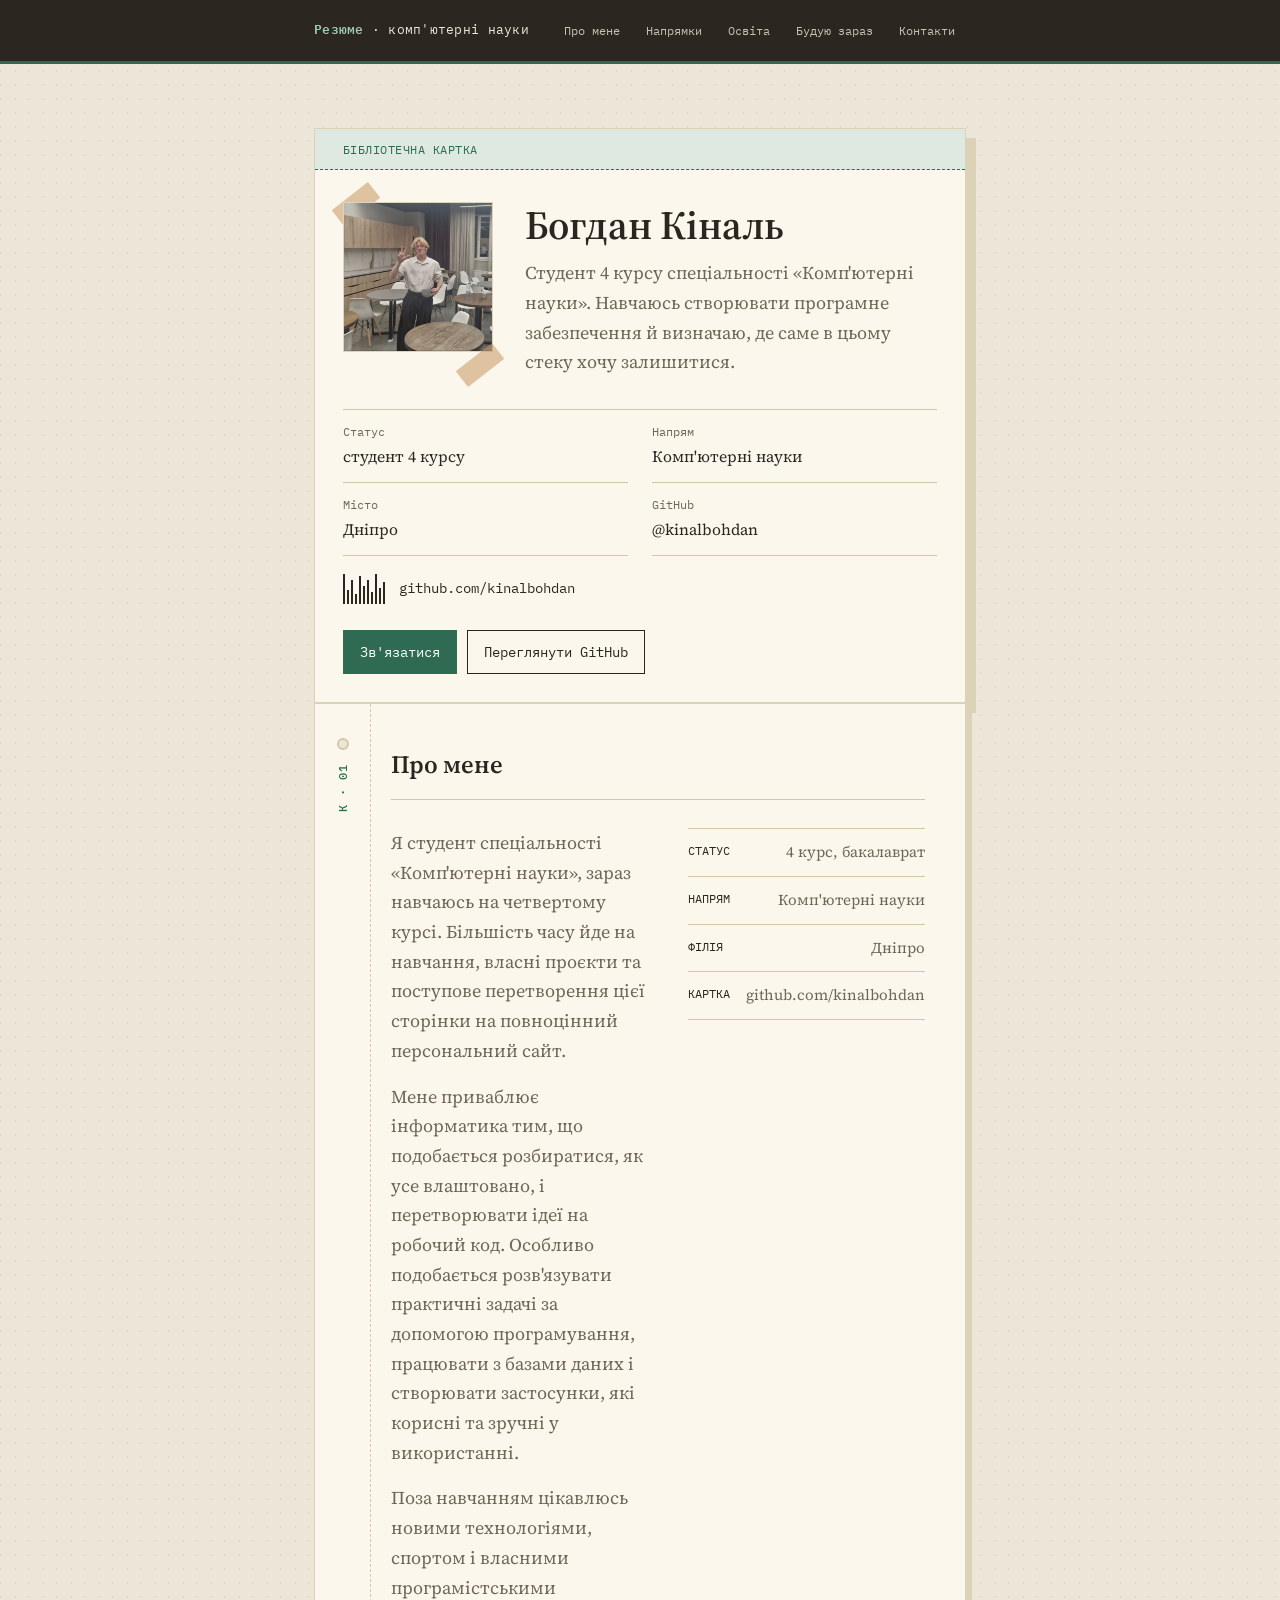
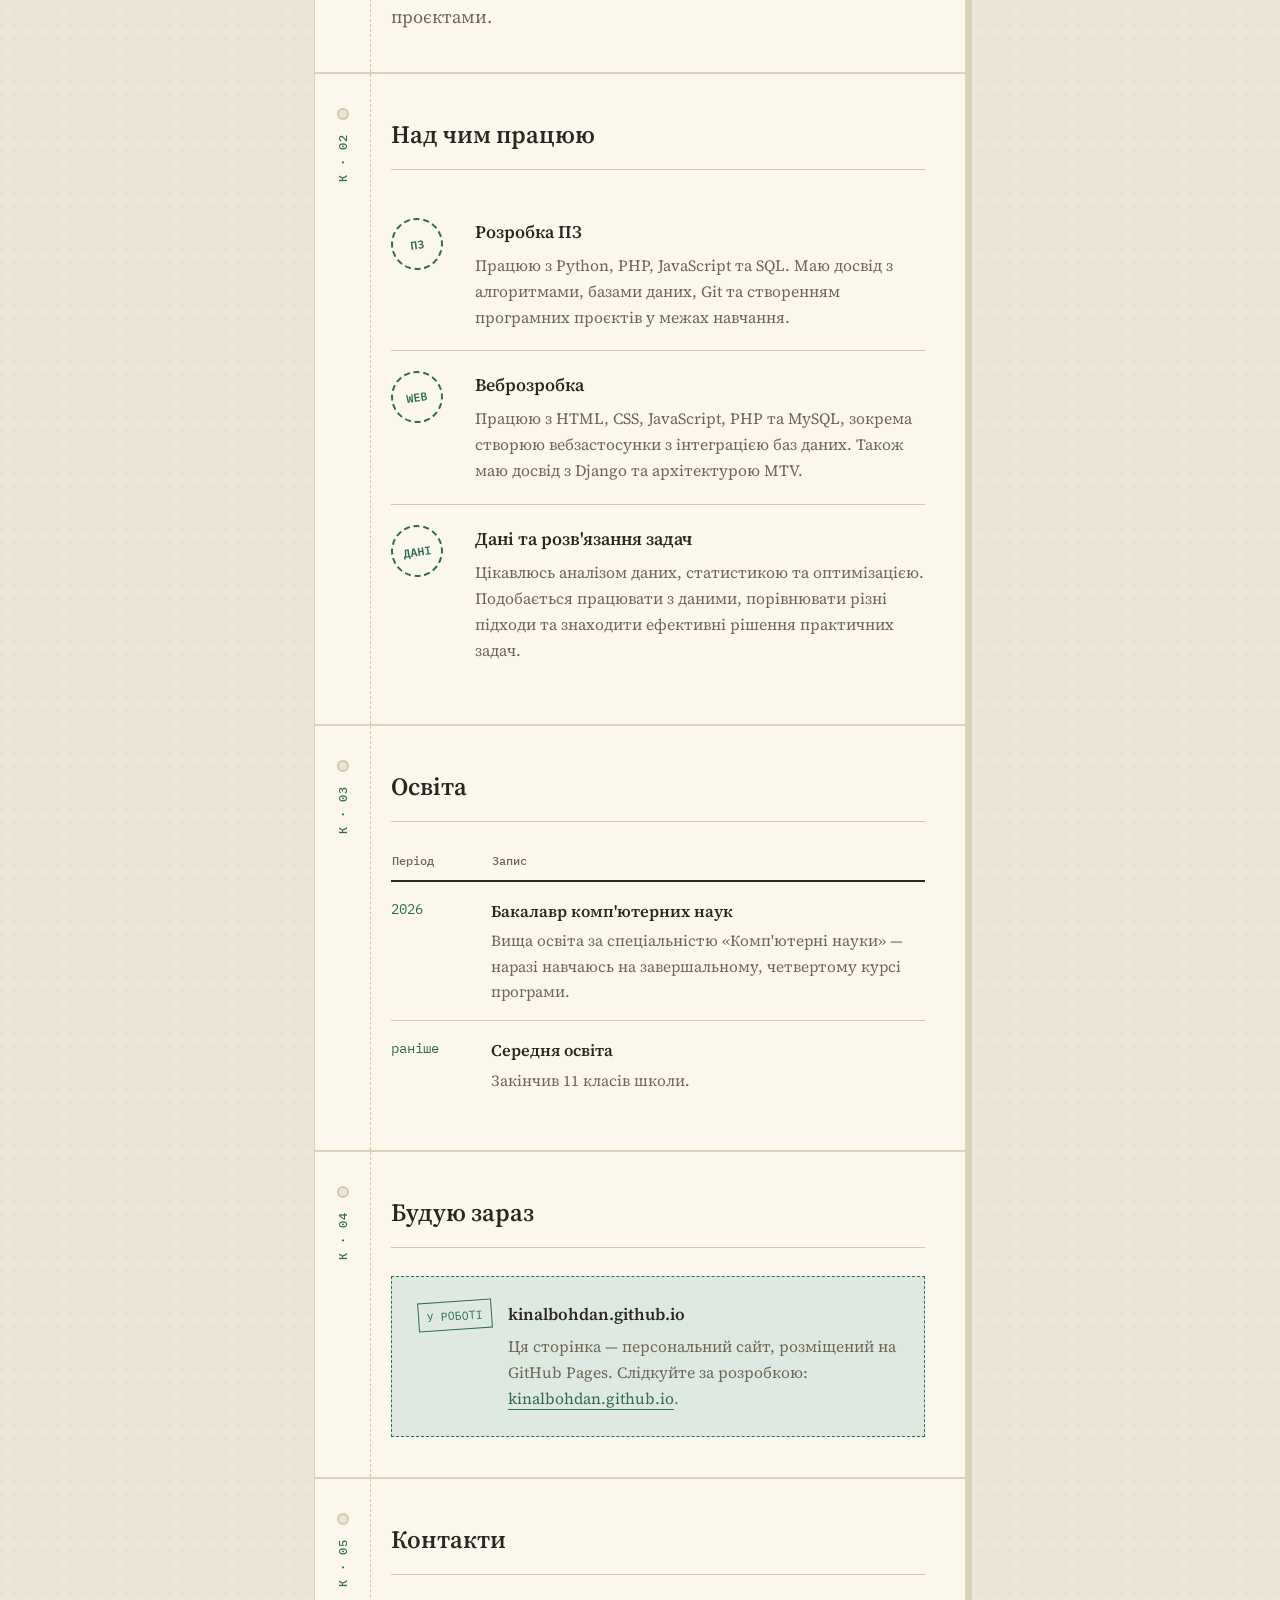
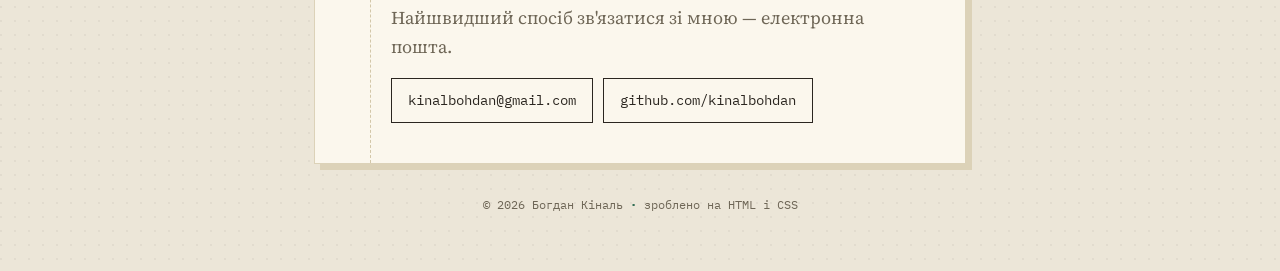
<file: HW2_resume/index.html>
<!DOCTYPE html>
<html lang="uk">
<head>
<meta charset="UTF-8">
<meta name="viewport" content="width=device-width, initial-scale=1.0">
<link rel="stylesheet" href="style.css">
</head>
<body>

<header class="catalog-bar">
  <div class="wrap">
    <span class="drawer-label"><b>Резюме</b> · комп'ютерні науки</span>
    <ul class="catalog-nav">
      <li><a href="#about">Про мене</a></li>
      <li><a href="#focus">Напрямки</a></li>
      <li><a href="#education">Освіта</a></li>
      <li><a href="#building">Будую зараз</a></li>
      <li><a href="#contact">Контакти</a></li>
    </ul>
  </div>
</header>

<main>

  <section class="hero-section wrap" id="top">
    <div class="library-card">
      <div class="lc-strip">
        <span>БІБЛІОТЕЧНА КАРТКА</span>
        <span></span>
      </div>

      <div class="lc-body">
        <div class="lc-photo-wrap">
          <span class="lc-tape"></span>
          <img class="lc-photo" src="images/photo.jpg" alt="Портрет Богдана Кіналя">
          <span class="lc-tape br"></span>
        </div>
        <div>
          <h1 class="lc-name">Богдан Кіналь</h1>
          <p class="lc-role">Студент 4 курсу спеціальності «Комп'ютерні науки». Навчаюсь створювати програмне забезпечення й визначаю, де саме в цьому стеку хочу залишитися.</p>
        </div>
      </div>

      <dl class="lc-fields">
        <div class="lc-field"><dt>Статус</dt><dd>студент 4 курсу</dd></div>
        <div class="lc-field"><dt>Напрям</dt><dd>Комп'ютерні науки</dd></div>
        <div class="lc-field"><dt>Місто</dt><dd>Дніпро</dd></div>
        <div class="lc-field"><dt>GitHub</dt><dd>@kinalbohdan</dd></div>
      </dl>

      <div class="lc-barcode">
        <span class="lc-bars" aria-hidden="true">
          <span style="height:30px"></span><span style="height:14px"></span><span style="height:24px"></span>
          <span style="height:10px"></span><span style="height:28px"></span><span style="height:18px"></span>
          <span style="height:24px"></span><span style="height:12px"></span><span style="height:30px"></span>
          <span style="height:16px"></span><span style="height:22px"></span>
        </span>
        <span class="lc-handle">github.com/kinalbohdan</span>
      </div>

      <div class="cta-row">
        <a class="btn primary" href="#contact">Зв'язатися</a>
        <a class="btn ghost" href="https://github.com/kinalbohdan" target="_blank" rel="noopener">Переглянути GitHub</a>
      </div>
    </div>
  </section>

  <section class="wrap" id="about">
    <div class="card">
      <span class="card-tab"><span class="hole"></span><span class="code">К · 01</span></span>
      <h2 class="section-title">Про мене</h2>
      <div class="about-grid">
        <div>
          <p>Я студент спеціальності «Комп'ютерні науки», зараз навчаюсь на четвертому курсі. Більшість часу йде на навчання, власні проєкти та поступове перетворення цієї сторінки на повноцінний персональний сайт.</p>
          <p>Мене приваблює інформатика тим, що подобається розбиратися, як усе влаштовано, і перетворювати ідеї на робочий код. Особливо подобається розв'язувати практичні задачі за допомогою програмування, працювати з базами даних і створювати застосунки, які корисні та зручні у використанні.</p>
          <p>Поза навчанням цікавлюсь новими технологіями, спортом і власними програмістськими проєктами.</p>
        </div>
        <ul class="fact-list">
          <li><span class="k">СТАТУС</span><span>4 курс, бакалаврат</span></li>
          <li><span class="k">НАПРЯМ</span><span>Комп'ютерні науки</span></li>
          <li><span class="k">ФІЛІЯ</span><span>Дніпро</span></li>
          <li><span class="k">КАРТКА</span><span>github.com/kinalbohdan</span></li>
        </ul>
      </div>
    </div>
  </section>

  <section class="wrap" id="focus">
    <div class="card">
      <span class="card-tab"><span class="hole"></span><span class="code">К · 02</span></span>
      <h2 class="section-title">Над чим працюю</h2>
      <div class="focus-list">
        <div class="focus-row">
          <span class="focus-stamp">ПЗ</span>
          <div>
            <h3>Розробка ПЗ</h3>
            <p>Працюю з Python, PHP, JavaScript та SQL. Маю досвід з алгоритмами, базами даних, Git та створенням програмних проєктів у межах навчання.</p>
          </div>
        </div>
        <div class="focus-row">
          <span class="focus-stamp">WEB</span>
          <div>
            <h3>Веброзробка</h3>
            <p>Працюю з HTML, CSS, JavaScript, PHP та MySQL, зокрема створюю вебзастосунки з інтеграцією баз даних. Також маю досвід з Django та архітектурою MTV.</p>
          </div>
        </div>
        <div class="focus-row">
          <span class="focus-stamp">ДАНІ</span>
          <div>
            <h3>Дані та розв'язання задач</h3>
            <p>Цікавлюсь аналізом даних, статистикою та оптимізацією. Подобається працювати з даними, порівнювати різні підходи та знаходити ефективні рішення практичних задач.</p>
          </div>
        </div>
      </div>
    </div>
  </section>

  <section class="wrap" id="education">
    <div class="card">
      <span class="card-tab"><span class="hole"></span><span class="code">К · 03</span></span>
      <h2 class="section-title">Освіта</h2>
      <table class="due-table">
        <thead>
          <tr><th>Період</th><th>Запис</th></tr>
        </thead>
        <tbody>
          <tr>
            <td>2026</td>
            <td>
              <h3>Бакалавр комп'ютерних наук</h3>
              <p>Вища освіта за спеціальністю «Комп'ютерні науки» — наразі навчаюсь на завершальному, четвертому курсі програми.</p>
            </td>
          </tr>
          <tr>
            <td>раніше</td>
            <td>
              <h3>Середня освіта</h3>
              <p>Закінчив 11 класів школи.</p>
            </td>
          </tr>
        </tbody>
      </table>
    </div>
  </section>

  <section class="wrap" id="building">
    <div class="card">
      <span class="card-tab"><span class="hole"></span><span class="code">К · 04</span></span>
      <h2 class="section-title">Будую зараз</h2>
      <div class="hold-slip">
        <span class="hold-mark">У РОБОТІ</span>
        <div>
          <h3>kinalbohdan.github.io</h3>
          <p>Ця сторінка — персональний сайт, розміщений на GitHub Pages. Слідкуйте за розробкою: <a href="https://github.com/kinalbohdan/kinalbohdan.github.io" target="_blank" rel="noopener">kinalbohdan.github.io</a>.</p>
        </div>
      </div>
    </div>
  </section>

  <section class="wrap" id="contact">
    <div class="card">
      <span class="card-tab"><span class="hole"></span><span class="code">К · 05</span></span>
      <h2 class="section-title">Контакти</h2>
      <p>Найшвидший спосіб зв'язатися зі мною — електронна пошта.</p>
      <div class="contact-row">
        <a class="contact-chip" href="mailto:kinalbohdan@gmail.com">kinalbohdan@gmail.com</a>
        <a class="contact-chip" href="https://github.com/kinalbohdan" target="_blank" rel="noopener">github.com/kinalbohdan</a>
      </div>
    </div>
  </section>

</main>

<footer>
  © 2026 Богдан Кіналь <b>·</b> зроблено на HTML і CSS
</footer>

</body>
</html>
</file>
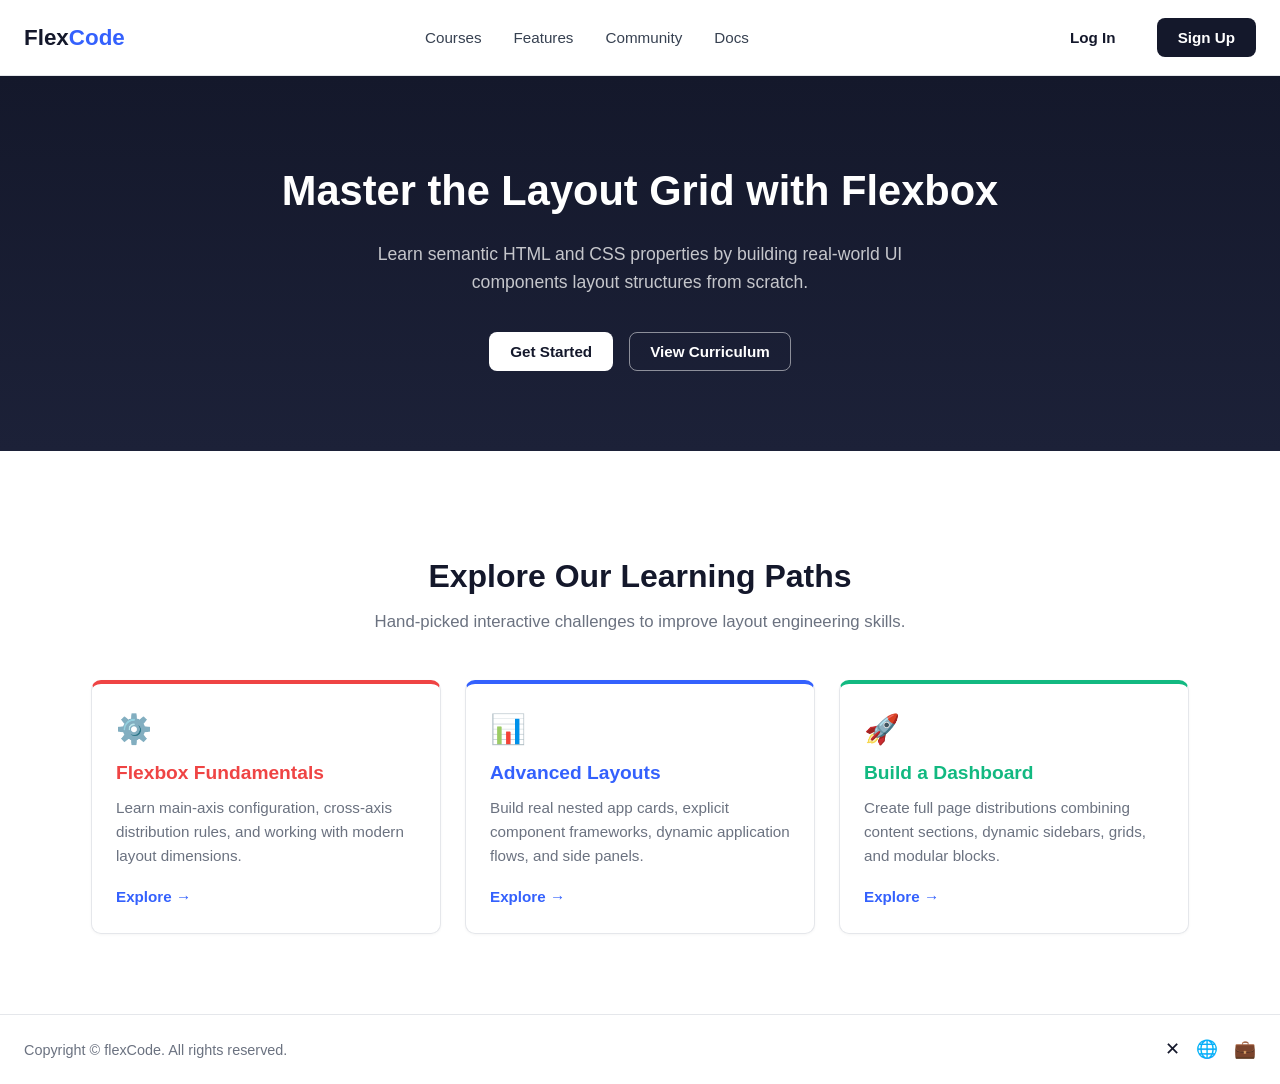
<file: HW3_flex.html>
<!DOCTYPE html>
<html lang="en">
<head>
<meta charset="UTF-8">
<meta name="viewport" content="width=device-width, initial-scale=1.0">
<style>
  :root {
    --blue: #3461fd;
    --navy: #14182b;
    --navy-2: #1c2138;
    --red: #ef4444;
    --green: #12b981;
    --text-dark: #14182b;
    --text-muted: #6b7280;
    --border: #e5e7eb;
  }

  * { box-sizing: border-box; }

  body {
    margin: 0;
    font-family: "Segoe UI", Roboto, Helvetica, Arial, sans-serif;
    color: var(--text-dark);
    background-color: #ffffff;
  }

  a { text-decoration: none; }

  .container {
    width: 100%;
    max-width: 1200px;
    margin: 0 auto;
    padding: 0 24px;
  }

  /* ===================== NAVBAR ===================== */
  header.navbar {
    display: flex;
    align-items: center;
    justify-content: space-between;
    padding: 18px 24px;
    border-bottom: 1px solid var(--border);
    position: relative;
  }

  .logo {
    font-size: 1.4rem;
    font-weight: 800;
    color: var(--text-dark);
    white-space: nowrap;
  }
  .logo span {
    color: var(--blue);
  }

  .nav-links {
    display: flex;
    align-items: center;
    gap: 32px;
  }
  .nav-links a {
    color: #374151;
    font-size: .95rem;
  }
  .nav-links a:hover {
    color: var(--blue);
  }

  .nav-actions {
    display: flex;
    align-items: center;
    gap: 20px;
  }
  .btn {
    display: inline-flex;
    align-items: center;
    justify-content: center;
    font-weight: 600;
    font-size: .95rem;
    padding: 10px 20px;
    border-radius: 8px;
    cursor: pointer;
    border: 1px solid transparent;
    white-space: nowrap;
  }
  .btn-login {
    color: var(--text-dark);
    background: none;
  }
  .btn-signup {
    background-color: var(--navy);
    color: #fff;
  }
  .btn-signup:hover {
    background-color: #000;
  }

  .hamburger {
    display: none;
    flex-direction: column;
    gap: 5px;
    background: none;
    border: none;
    cursor: pointer;
    padding: 6px;
  }
  .hamburger span {
    width: 24px;
    height: 2px;
    background-color: var(--text-dark);
    display: block;
  }

  .mobile-menu {
    display: none;
    flex-direction: column;
    gap: 16px;
    padding: 16px 24px 24px;
    border-bottom: 1px solid var(--border);
  }
  .mobile-menu a {
    color: #374151;
    font-size: 1rem;
  }
  .mobile-menu .btn {
    width: 100%;
  }

  .mobile-menu.open {
    display: flex;
  }

  /* ===================== HERO ===================== */
  .hero {
    background: linear-gradient(180deg, var(--navy) 0%, var(--navy-2) 100%);
    padding: 90px 24px 80px;
    text-align: center;
  }
  .hero h1 {
    color: #fff;
    font-size: 2.6rem;
    font-weight: 800;
    max-width: 800px;
    margin: 0 auto 24px;
    line-height: 1.2;
  }
  .hero p {
    color: rgba(255,255,255,.75);
    font-size: 1.1rem;
    max-width: 620px;
    margin: 0 auto 36px;
    line-height: 1.6;
  }
  .hero-actions {
    display: flex;
    justify-content: center;
    gap: 16px;
    flex-wrap: wrap;
  }
  .btn-hero-primary {
    background-color: #fff;
    color: var(--navy);
  }
  .btn-hero-primary:hover {
    background-color: #e5e7eb;
  }
  .btn-hero-secondary {
    background: none;
    color: #fff;
    border: 1px solid rgba(255,255,255,.5);
  }
  .btn-hero-secondary:hover {
    background-color: rgba(255,255,255,.1);
  }

  /* ===================== LEARNING PATHS ===================== */
  .paths-section {
    padding: 80px 24px;
    text-align: center;
  }
  .paths-section h2 {
    font-size: 2rem;
    font-weight: 800;
    margin-bottom: 12px;
  }
  .paths-section > .container > p {
    color: var(--text-muted);
    font-size: 1.05rem;
    margin-bottom: 48px;
  }

  .cards {
    display: flex;
    flex-wrap: wrap;
    gap: 24px;
    justify-content: center;
  }

  .card {
    flex: 1 1 300px;
    max-width: 350px;
    background-color: #fff;
    border: 1px solid var(--border);
    border-top: 4px solid var(--red);
    border-radius: 10px;
    padding: 28px 24px;
    text-align: left;
    display: flex;
    flex-direction: column;
    box-shadow: 0 1px 3px rgba(0,0,0,.04);
  }
  .card.card-blue { border-top-color: var(--blue); }
  .card.card-green { border-top-color: var(--green); }

  .card .icon {
    font-size: 1.8rem;
    margin-bottom: 16px;
  }
  .card h3 {
    font-size: 1.2rem;
    font-weight: 700;
    margin: 0 0 12px;
    color: var(--red);
  }
  .card.card-blue h3 { color: var(--blue); }
  .card.card-green h3 { color: var(--green); }

  .card p {
    color: var(--text-muted);
    font-size: .95rem;
    line-height: 1.6;
    margin: 0 0 20px;
    flex-grow: 1;
  }
  .card .explore {
    color: var(--blue);
    font-weight: 600;
    font-size: .95rem;
  }

  /* ===================== FOOTER ===================== */
  footer {
    border-top: 1px solid var(--border);
    padding: 24px;
  }
  .footer-inner {
    display: flex;
    justify-content: space-between;
    align-items: center;
    flex-wrap: wrap;
    gap: 12px;
  }
  .footer-inner p {
    color: var(--text-muted);
    font-size: .9rem;
    margin: 0;
  }
  .footer-icons {
    display: flex;
    gap: 16px;
    font-size: 1.1rem;
  }

  /* ===================== RESPONSIVE ===================== */
  @media (max-width: 860px) {
    .nav-links,
    .nav-actions {
      display: none;
    }
    .hamburger {
      display: flex;
    }
    .hero h1 {
      font-size: 2rem;
    }
    .hero p {
      font-size: 1rem;
    }
  }

  @media (max-width: 600px) {
    .hero {
      padding: 60px 20px;
    }
    .hero h1 {
      font-size: 1.7rem;
    }
    .paths-section {
      padding: 56px 20px;
    }
    .card {
      max-width: 100%;
    }
    .footer-inner {
      flex-direction: column;
      text-align: center;
    }
  }
</style>
</head>
<body>

<!-- ===================== NAVBAR ===================== -->
<header class="navbar">
  <a href="#" class="logo">Flex<span>Code</span></a>

  <nav class="nav-links">
    <a href="#">Courses</a>
    <a href="#">Features</a>
    <a href="#">Community</a>
    <a href="#">Docs</a>
  </nav>

  <div class="nav-actions">
    <a href="#" class="btn btn-login">Log In</a>
    <a href="#" class="btn btn-signup">Sign Up</a>
  </div>

  <button class="hamburger" id="hamburgerBtn" aria-label="Toggle menu" aria-expanded="false" aria-controls="mobileMenu">
    <span></span>
    <span></span>
    <span></span>
  </button>
</header>

<div class="mobile-menu" id="mobileMenu">
  <a href="#">Courses</a>
  <a href="#">Features</a>
  <a href="#">Community</a>
  <a href="#">Docs</a>
  <a href="#" class="btn btn-login">Log In</a>
  <a href="#" class="btn btn-signup">Sign Up</a>
</div>

<!-- ===================== HERO ===================== -->
<section class="hero">
  <h1>Master the Layout Grid with Flexbox</h1>
  <p>Learn semantic HTML and CSS properties by building real-world UI components layout structures from scratch.</p>
  <div class="hero-actions">
    <a href="#" class="btn btn-hero-primary">Get Started</a>
    <a href="#" class="btn btn-hero-secondary">View Curriculum</a>
  </div>
</section>

<!-- ===================== LEARNING PATHS ===================== -->
<section class="paths-section">
  <div class="container">
    <h2>Explore Our Learning Paths</h2>
    <p>Hand-picked interactive challenges to improve layout engineering skills.</p>

    <div class="cards">
      <div class="card">
        <div class="icon">⚙️</div>
        <h3>Flexbox Fundamentals</h3>
        <p>Learn main-axis configuration, cross-axis distribution rules, and working with modern layout dimensions.</p>
        <a href="#" class="explore">Explore &rarr;</a>
      </div>

      <div class="card card-blue">
        <div class="icon">📊</div>
        <h3>Advanced Layouts</h3>
        <p>Build real nested app cards, explicit component frameworks, dynamic application flows, and side panels.</p>
        <a href="#" class="explore">Explore &rarr;</a>
      </div>

      <div class="card card-green">
        <div class="icon">🚀</div>
        <h3>Build a Dashboard</h3>
        <p>Create full page distributions combining content sections, dynamic sidebars, grids, and modular blocks.</p>
        <a href="#" class="explore">Explore &rarr;</a>
      </div>
    </div>
  </div>
</section>

<!-- ===================== FOOTER ===================== -->
<footer>
  <div class="footer-inner">
    <p>Copyright &copy; flexCode. All rights reserved.</p>
    <div class="footer-icons">
      <span>✕</span>
      <span>🌐</span>
      <span>💼</span>
    </div>
  </div>
</footer>

<script>
  const hamburgerBtn = document.getElementById('hamburgerBtn');
  const mobileMenu = document.getElementById('mobileMenu');

  hamburgerBtn.addEventListener('click', () => {
    const isOpen = mobileMenu.classList.toggle('open');
    hamburgerBtn.setAttribute('aria-expanded', isOpen);
  });
</script>

</body>
</html>
</file>
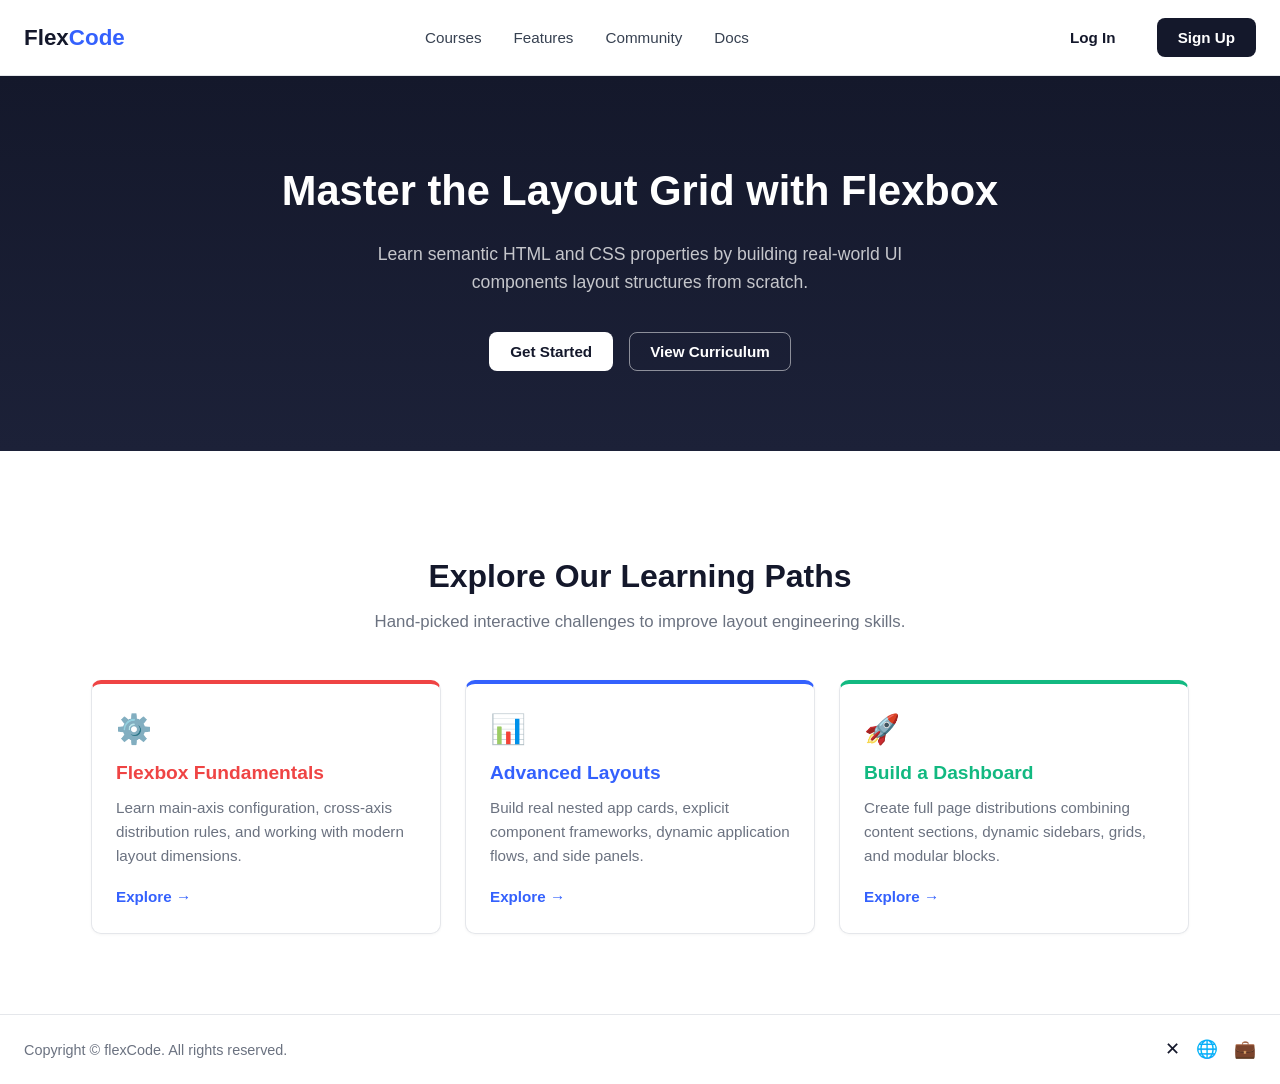
<file: HW3_flexcode.html>
<!DOCTYPE html>
<html lang="en">
<head>
<meta charset="UTF-8">
<meta name="viewport" content="width=device-width, initial-scale=1.0">
<title>FlexCode | Master the Layout Grid with Flexbox</title>
<style>
  :root {
    --blue: #3461fd;
    --navy: #14182b;
    --navy-2: #1c2138;
    --red: #ef4444;
    --green: #12b981;
    --text-dark: #14182b;
    --text-muted: #6b7280;
    --border: #e5e7eb;
  }

  * { box-sizing: border-box; }

  body {
    margin: 0;
    font-family: "Segoe UI", Roboto, Helvetica, Arial, sans-serif;
    color: var(--text-dark);
    background-color: #ffffff;
  }

  a { text-decoration: none; }

  .container {
    width: 100%;
    max-width: 1200px;
    margin: 0 auto;
    padding: 0 24px;
  }

  /* ===================== NAVBAR ===================== */
  header.navbar {
    display: flex;
    align-items: center;
    justify-content: space-between;
    padding: 18px 24px;
    border-bottom: 1px solid var(--border);
    position: relative;
  }

  .logo {
    font-size: 1.4rem;
    font-weight: 800;
    color: var(--text-dark);
    white-space: nowrap;
  }
  .logo span {
    color: var(--blue);
  }

  .nav-links {
    display: flex;
    align-items: center;
    gap: 32px;
  }
  .nav-links a {
    color: #374151;
    font-size: .95rem;
  }
  .nav-links a:hover {
    color: var(--blue);
  }

  .nav-actions {
    display: flex;
    align-items: center;
    gap: 20px;
  }
  .btn {
    display: inline-flex;
    align-items: center;
    justify-content: center;
    font-weight: 600;
    font-size: .95rem;
    padding: 10px 20px;
    border-radius: 8px;
    cursor: pointer;
    border: 1px solid transparent;
    white-space: nowrap;
  }
  .btn-login {
    color: var(--text-dark);
    background: none;
  }
  .btn-signup {
    background-color: var(--navy);
    color: #fff;
  }
  .btn-signup:hover {
    background-color: #000;
  }

  .hamburger {
    display: none;
    flex-direction: column;
    gap: 5px;
    background: none;
    border: none;
    cursor: pointer;
    padding: 6px;
  }
  .hamburger span {
    width: 24px;
    height: 2px;
    background-color: var(--text-dark);
    display: block;
  }

  .mobile-menu {
    display: none;
    flex-direction: column;
    gap: 16px;
    padding: 16px 24px 24px;
    border-bottom: 1px solid var(--border);
  }
  .mobile-menu a {
    color: #374151;
    font-size: 1rem;
  }
  .mobile-menu .btn {
    width: 100%;
  }

  .mobile-menu.open {
    display: flex;
  }

  /* ===================== HERO ===================== */
  .hero {
    background: linear-gradient(180deg, var(--navy) 0%, var(--navy-2) 100%);
    padding: 90px 24px 80px;
    text-align: center;
  }
  .hero h1 {
    color: #fff;
    font-size: 2.6rem;
    font-weight: 800;
    max-width: 800px;
    margin: 0 auto 24px;
    line-height: 1.2;
  }
  .hero p {
    color: rgba(255,255,255,.75);
    font-size: 1.1rem;
    max-width: 620px;
    margin: 0 auto 36px;
    line-height: 1.6;
  }
  .hero-actions {
    display: flex;
    justify-content: center;
    gap: 16px;
    flex-wrap: wrap;
  }
  .btn-hero-primary {
    background-color: #fff;
    color: var(--navy);
  }
  .btn-hero-primary:hover {
    background-color: #e5e7eb;
  }
  .btn-hero-secondary {
    background: none;
    color: #fff;
    border: 1px solid rgba(255,255,255,.5);
  }
  .btn-hero-secondary:hover {
    background-color: rgba(255,255,255,.1);
  }

  /* ===================== LEARNING PATHS ===================== */
  .paths-section {
    padding: 80px 24px;
    text-align: center;
  }
  .paths-section h2 {
    font-size: 2rem;
    font-weight: 800;
    margin-bottom: 12px;
  }
  .paths-section > .container > p {
    color: var(--text-muted);
    font-size: 1.05rem;
    margin-bottom: 48px;
  }

  .cards {
    display: flex;
    flex-wrap: wrap;
    gap: 24px;
    justify-content: center;
  }

  .card {
    flex: 1 1 300px;
    max-width: 350px;
    background-color: #fff;
    border: 1px solid var(--border);
    border-top: 4px solid var(--red);
    border-radius: 10px;
    padding: 28px 24px;
    text-align: left;
    display: flex;
    flex-direction: column;
    box-shadow: 0 1px 3px rgba(0,0,0,.04);
  }
  .card.card-blue { border-top-color: var(--blue); }
  .card.card-green { border-top-color: var(--green); }

  .card .icon {
    font-size: 1.8rem;
    margin-bottom: 16px;
  }
  .card h3 {
    font-size: 1.2rem;
    font-weight: 700;
    margin: 0 0 12px;
    color: var(--red);
  }
  .card.card-blue h3 { color: var(--blue); }
  .card.card-green h3 { color: var(--green); }

  .card p {
    color: var(--text-muted);
    font-size: .95rem;
    line-height: 1.6;
    margin: 0 0 20px;
    flex-grow: 1;
  }
  .card .explore {
    color: var(--blue);
    font-weight: 600;
    font-size: .95rem;
  }

  /* ===================== FOOTER ===================== */
  footer {
    border-top: 1px solid var(--border);
    padding: 24px;
  }
  .footer-inner {
    display: flex;
    justify-content: space-between;
    align-items: center;
    flex-wrap: wrap;
    gap: 12px;
  }
  .footer-inner p {
    color: var(--text-muted);
    font-size: .9rem;
    margin: 0;
  }
  .footer-icons {
    display: flex;
    gap: 16px;
    font-size: 1.1rem;
  }

  /* ===================== RESPONSIVE ===================== */
  @media (max-width: 860px) {
    .nav-links,
    .nav-actions {
      display: none;
    }
    .hamburger {
      display: flex;
    }
    .hero h1 {
      font-size: 2rem;
    }
    .hero p {
      font-size: 1rem;
    }
  }

  @media (max-width: 600px) {
    .hero {
      padding: 60px 20px;
    }
    .hero h1 {
      font-size: 1.7rem;
    }
    .paths-section {
      padding: 56px 20px;
    }
    .card {
      max-width: 100%;
    }
    .footer-inner {
      flex-direction: column;
      text-align: center;
    }
  }
</style>
</head>
<body>

<!-- ===================== NAVBAR ===================== -->
<header class="navbar">
  <a href="#" class="logo">Flex<span>Code</span></a>

  <nav class="nav-links">
    <a href="#">Courses</a>
    <a href="#">Features</a>
    <a href="#">Community</a>
    <a href="#">Docs</a>
  </nav>

  <div class="nav-actions">
    <a href="#" class="btn btn-login">Log In</a>
    <a href="#" class="btn btn-signup">Sign Up</a>
  </div>

  <button class="hamburger" id="hamburgerBtn" aria-label="Toggle menu" aria-expanded="false" aria-controls="mobileMenu">
    <span></span>
    <span></span>
    <span></span>
  </button>
</header>

<div class="mobile-menu" id="mobileMenu">
  <a href="#">Courses</a>
  <a href="#">Features</a>
  <a href="#">Community</a>
  <a href="#">Docs</a>
  <a href="#" class="btn btn-login">Log In</a>
  <a href="#" class="btn btn-signup">Sign Up</a>
</div>

<!-- ===================== HERO ===================== -->
<section class="hero">
  <h1>Master the Layout Grid with Flexbox</h1>
  <p>Learn semantic HTML and CSS properties by building real-world UI components layout structures from scratch.</p>
  <div class="hero-actions">
    <a href="#" class="btn btn-hero-primary">Get Started</a>
    <a href="#" class="btn btn-hero-secondary">View Curriculum</a>
  </div>
</section>

<!-- ===================== LEARNING PATHS ===================== -->
<section class="paths-section">
  <div class="container">
    <h2>Explore Our Learning Paths</h2>
    <p>Hand-picked interactive challenges to improve layout engineering skills.</p>

    <div class="cards">
      <div class="card">
        <div class="icon">⚙️</div>
        <h3>Flexbox Fundamentals</h3>
        <p>Learn main-axis configuration, cross-axis distribution rules, and working with modern layout dimensions.</p>
        <a href="#" class="explore">Explore &rarr;</a>
      </div>

      <div class="card card-blue">
        <div class="icon">📊</div>
        <h3>Advanced Layouts</h3>
        <p>Build real nested app cards, explicit component frameworks, dynamic application flows, and side panels.</p>
        <a href="#" class="explore">Explore &rarr;</a>
      </div>

      <div class="card card-green">
        <div class="icon">🚀</div>
        <h3>Build a Dashboard</h3>
        <p>Create full page distributions combining content sections, dynamic sidebars, grids, and modular blocks.</p>
        <a href="#" class="explore">Explore &rarr;</a>
      </div>
    </div>
  </div>
</section>

<!-- ===================== FOOTER ===================== -->
<footer>
  <div class="footer-inner">
    <p>Copyright &copy; flexCode. All rights reserved.</p>
    <div class="footer-icons">
      <span>✕</span>
      <span>🌐</span>
      <span>💼</span>
    </div>
  </div>
</footer>

<script>
  const hamburgerBtn = document.getElementById('hamburgerBtn');
  const mobileMenu = document.getElementById('mobileMenu');

  hamburgerBtn.addEventListener('click', () => {
    const isOpen = mobileMenu.classList.toggle('open');
    hamburgerBtn.setAttribute('aria-expanded', isOpen);
  });
</script>

</body>
</html>
</file>
<file: HW2_resume/style.css>
/* =========================================================
   kinalbohdan.dev — стиль «бібліотечна картка»
   ========================================================= */

@import url('https://fonts.googleapis.com/css2?family=Source+Serif+4:opsz,wght@8..60,400;8..60,500;8..60,600;8..60,700&family=IBM+Plex+Mono:wght@400;500;600&display=swap');

:root{
  --paper:      #ECE6D8;   /* крафтовий фон сторінки */
  --card:       #FBF7ED;   /* поверхня картки */
  --card-edge:  #DCD2B8;   /* тінь-обріз картки */
  --ink:        #2B2620;   /* типографська фарба */
  --muted:      #6E6656;   /* приглушений текст */
  --line:       #D3C7A8;   /* лінії розлініювання */
  --stamp:      #2E6B52;   /* фарба штампу — глибокий зелений */
  --stamp-soft: #DEEAE1;
  --tape:       #C99A63;   /* колір "скотчу" на фото */

  --font-serif: 'Source Serif 4', Georgia, serif;
  --font-mono:  'IBM Plex Mono', 'Courier New', monospace;

  --content-w: 700px;
}

*{ box-sizing: border-box; }
html{ scroll-behavior: smooth; }

body{
  margin: 0;
  background:
    radial-gradient(circle at 1px 1px, rgba(43,38,32,0.05) 1px, transparent 0) 0 0/14px 14px,
    var(--paper);
  color: var(--ink);
  font-family: var(--font-serif);
  font-size: 18px;
  line-height: 1.65;
  -webkit-font-smoothing: antialiased;
}

a{ color: inherit; }
a:focus-visible, button:focus-visible{
  outline: 2px solid var(--stamp);
  outline-offset: 3px;
}

img{ max-width: 100%; display: block; }

.wrap{
  max-width: var(--content-w);
  margin: 0 auto;
  padding: 0 24px;
}

/* ---------- верхня панель ---------- */

.catalog-bar{
  position: sticky;
  top: 0;
  z-index: 10;
  background: var(--ink);
  color: #EFE9DA;
  border-bottom: 3px solid var(--stamp);
}
.catalog-bar .wrap{
  display: flex;
  align-items: center;
  justify-content: space-between;
  gap: 16px;
  padding-top: 14px;
  padding-bottom: 14px;
  flex-wrap: wrap;
}
.drawer-label{
  font-family: var(--font-mono);
  font-size: 0.82rem;
  letter-spacing: 0.02em;
  color: #EFE9DA;
}
.drawer-label b{ color: #9FCBB4; font-weight: 600; }

.catalog-nav{
  list-style: none;
  display: flex;
  gap: 4px;
  margin: 0;
  padding: 0;
  flex-wrap: wrap;
}
.catalog-nav a{
  display: inline-block;
  font-family: var(--font-mono);
  font-size: 0.78rem;
  text-decoration: none;
  color: #C9C2AF;
  padding: 5px 10px;
  border: 1px solid transparent;
  border-radius: 3px;
  transition: color 0.15s ease, border-color 0.15s ease;
}
.catalog-nav a:hover{
  color: #fff;
  border-color: #4A4030;
}

/* ---------- секції як картки з "вушком" ---------- */

section{
  padding: 56px 0;
}

.card{
  position: relative;
  background: var(--card);
  border: 1px solid var(--card-edge);
  box-shadow: 6px 6px 0 var(--card-edge);
  padding: 40px 40px 40px 76px;
}

.card-tab{
  position: absolute;
  left: 0;
  top: 0;
  bottom: 0;
  width: 56px;
  border-right: 1px dashed var(--line);
  display: flex;
  flex-direction: column;
  align-items: center;
  justify-content: flex-start;
  padding-top: 34px;
  gap: 14px;
}
.card-tab .hole{
  width: 12px;
  height: 12px;
  border-radius: 50%;
  border: 2px solid var(--line);
  background: var(--paper);
}
.card-tab .code{
  writing-mode: vertical-rl;
  transform: rotate(180deg);
  font-family: var(--font-mono);
  font-size: 0.78rem;
  letter-spacing: 0.08em;
  color: var(--stamp);
  font-weight: 500;
}

h1, h2, h3{
  font-family: var(--font-serif);
  font-weight: 600;
  margin: 0;
  color: var(--ink);
}

.section-title{
  font-size: 1.55rem;
  margin-bottom: 28px;
  padding-bottom: 14px;
  border-bottom: 1px solid var(--line);
}

p{
  margin: 0 0 16px;
  max-width: 58ch;
  color: var(--muted);
}
p:last-child{ margin-bottom: 0; }

/* ---------- герой: сама бібліотечна картка ---------- */

.hero-section{ padding-top: 64px; }

.library-card{
  background: var(--card);
  border: 1px solid var(--card-edge);
  box-shadow: 10px 10px 0 var(--card-edge);
  padding: 0;
  overflow: hidden;
}

.lc-strip{
  display: flex;
  align-items: center;
  justify-content: space-between;
  background: var(--stamp-soft);
  border-bottom: 1px dashed var(--stamp);
  padding: 10px 28px;
  font-family: var(--font-mono);
  font-size: 0.78rem;
  color: var(--stamp);
  letter-spacing: 0.04em;
}

.lc-body{
  display: grid;
  grid-template-columns: 150px 1fr;
  gap: 32px;
  padding: 32px 28px 8px;
}

.lc-photo-wrap{
  position: relative;
  width: 150px;
}
.lc-photo{
  width: 150px;
  height: 150px;
  object-fit: cover;
  border: 1px solid var(--card-edge);
  background: #DCD2B8;
  filter: grayscale(0.25) contrast(1.02);
}
.lc-tape{
  position: absolute;
  width: 46px;
  height: 20px;
  background: var(--tape);
  opacity: 0.55;
  top: -8px;
  left: -10px;
  transform: rotate(-38deg);
}
.lc-tape.br{
  top: auto;
  left: auto;
  bottom: 2px;
  right: -10px;
  transform: rotate(-38deg);
}

.lc-name{
  font-size: clamp(1.9rem, 5vw, 2.5rem);
  line-height: 1.15;
}
.lc-role{
  margin-top: 10px;
  color: var(--muted);
  max-width: 44ch;
}

.lc-fields{
  display: grid;
  grid-template-columns: 1fr 1fr;
  gap: 0 24px;
  border-top: 1px solid var(--line);
  margin: 24px 28px 0;
}
.lc-field{
  padding: 12px 0;
  border-bottom: 1px solid var(--line);
}
.lc-field dt{
  font-family: var(--font-mono);
  font-size: 0.72rem;
  color: var(--muted);
  margin-bottom: 3px;
}
.lc-field dd{
  margin: 0;
  font-size: 0.98rem;
}

.lc-barcode{
  display: flex;
  align-items: center;
  gap: 14px;
  padding: 18px 28px 26px;
}
.lc-bars{
  display: flex;
  align-items: flex-end;
  gap: 2px;
  height: 30px;
}
.lc-bars span{
  display: inline-block;
  width: 2px;
  background: var(--ink);
}
.lc-handle{
  font-family: var(--font-mono);
  font-size: 0.85rem;
  color: var(--ink);
}

.cta-row{
  display: flex;
  gap: 10px;
  flex-wrap: wrap;
  padding: 0 28px 28px;
}
.btn{
  font-family: var(--font-mono);
  font-size: 0.85rem;
  text-decoration: none;
  padding: 10px 16px;
  border: 1px solid var(--ink);
  color: var(--ink);
  transition: background 0.15s ease, color 0.15s ease;
}
.btn.primary{
  background: var(--stamp);
  color: #fff;
  border-color: var(--stamp);
}
.btn.primary:hover{ background: #235741; }
.btn.ghost:hover{ background: var(--ink); color: #fff; }

/* ---------- fact list у "Про мене" ---------- */

.about-grid{
  display: grid;
  grid-template-columns: 1.25fr 1fr;
  gap: 36px;
}
.fact-list{
  list-style: none;
  margin: 0;
  padding: 0;
  font-size: 0.94rem;
  align-self: start;
  border-top: 1px solid var(--line);
}
.fact-list li{
  display: flex;
  justify-content: space-between;
  gap: 16px;
  padding: 11px 0;
  border-bottom: 1px solid var(--line);
  color: var(--muted);
}
.fact-list span.k{
  font-family: var(--font-mono);
  font-size: 0.78rem;
  color: var(--ink);
}

/* ---------- напрямки ---------- */

.focus-list{
  display: flex;
  flex-direction: column;
}
.focus-row{
  display: grid;
  grid-template-columns: 64px 1fr;
  gap: 20px;
  padding: 20px 0;
  border-top: 1px solid var(--line);
  align-items: start;
}
.focus-row:first-child{ border-top: none; }
.focus-stamp{
  width: 52px;
  height: 52px;
  border-radius: 50%;
  border: 2px dashed var(--stamp);
  color: var(--stamp);
  display: flex;
  align-items: center;
  justify-content: center;
  font-family: var(--font-mono);
  font-size: 0.72rem;
  font-weight: 600;
  transform: rotate(-8deg);
  text-align: center;
  line-height: 1.1;
}
.focus-row h3{ font-size: 1.1rem; margin-bottom: 6px; }
.focus-row p{ margin: 0; font-size: 0.98rem; }

/* ---------- освіта: таблиця позначок ---------- */

.due-table{
  width: 100%;
  border-collapse: collapse;
  font-size: 0.96rem;
}
.due-table thead th{
  text-align: left;
  font-family: var(--font-mono);
  font-size: 0.72rem;
  font-weight: 500;
  color: var(--muted);
  padding-bottom: 10px;
  border-bottom: 2px solid var(--ink);
}
.due-table td{
  padding: 16px 12px 16px 0;
  border-bottom: 1px solid var(--line);
  vertical-align: top;
  color: var(--muted);
}
.due-table td:first-child{
  font-family: var(--font-mono);
  font-size: 0.85rem;
  color: var(--stamp);
  white-space: nowrap;
  padding-right: 20px;
  width: 100px;
}
.due-table td h3{
  font-size: 1.02rem;
  color: var(--ink);
  margin-bottom: 4px;
}
.due-table tr:last-child td{ border-bottom: none; }

/* ---------- зараз створюю ---------- */

.hold-slip{
  border: 1px dashed var(--stamp);
  background: var(--stamp-soft);
  padding: 24px 26px;
  display: flex;
  gap: 16px;
  align-items: flex-start;
}
.hold-mark{
  font-family: var(--font-mono);
  font-size: 0.72rem;
  color: var(--stamp);
  border: 1px solid var(--stamp);
  padding: 4px 8px;
  transform: rotate(-4deg);
  white-space: nowrap;
}
.hold-slip h3{ font-size: 1.05rem; margin-bottom: 6px; }
.hold-slip p{ margin: 0; font-size: 0.98rem; }
.hold-slip a{
  color: var(--stamp);
  text-decoration: none;
  border-bottom: 1px solid var(--stamp);
}

/* ---------- контакти ---------- */

.contact-row{
  display: flex;
  flex-wrap: wrap;
  gap: 10px;
  margin-top: 6px;
}
.contact-chip{
  font-family: var(--font-mono);
  font-size: 0.88rem;
  text-decoration: none;
  color: var(--ink);
  border: 1px solid var(--ink);
  padding: 10px 16px;
  transition: background 0.15s ease, color 0.15s ease;
}
.contact-chip:hover{
  background: var(--ink);
  color: var(--paper);
}

footer{
  padding: 30px 0 56px;
  text-align: center;
  font-family: var(--font-mono);
  font-size: 0.78rem;
  color: var(--muted);
}
footer b{ color: var(--stamp); }

/* ---------- адаптивність ---------- */

@media (max-width: 720px){
  body{ font-size: 16.5px; }
  .card{ padding: 32px 24px 32px 56px; }
  .card-tab{ width: 40px; padding-top: 24px; }
  .lc-body{ grid-template-columns: 1fr; }
  .lc-photo-wrap{ width: 120px; }
  .lc-photo{ width: 120px; height: 120px; }
  .lc-fields{ grid-template-columns: 1fr; margin-left: 0; margin-right: 0; }
  .lc-fields dd:nth-child(2), .lc-fields dd:nth-child(4){ padding-left: 0; }
  .about-grid{ grid-template-columns: 1fr; }
  .due-table{ font-size: 0.9rem; }
  .due-table td:first-child{ width: 74px; }
  .catalog-bar .wrap{ flex-direction: column; align-items: flex-start; gap: 10px; }
}

@media (prefers-reduced-motion: reduce){
  html{ scroll-behavior: auto; }
  *{ transition: none !important; }
}
</file>
